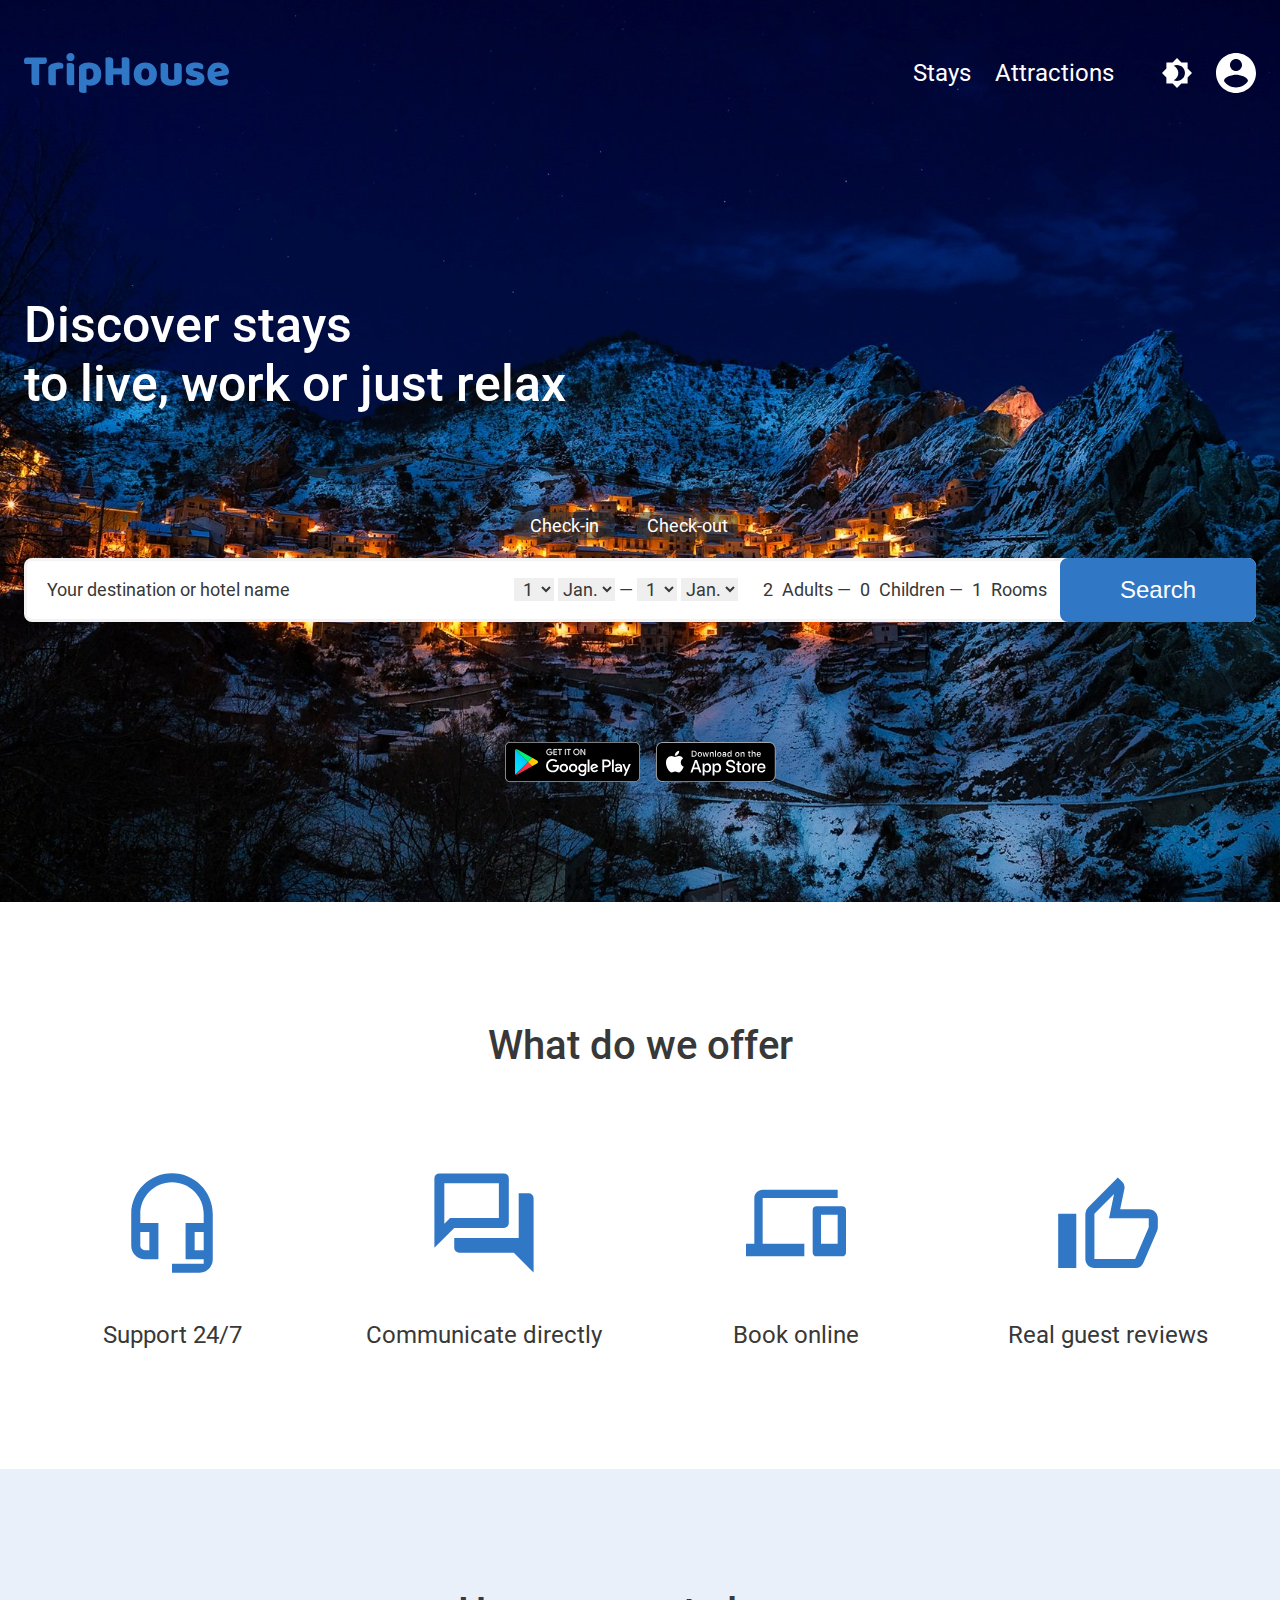
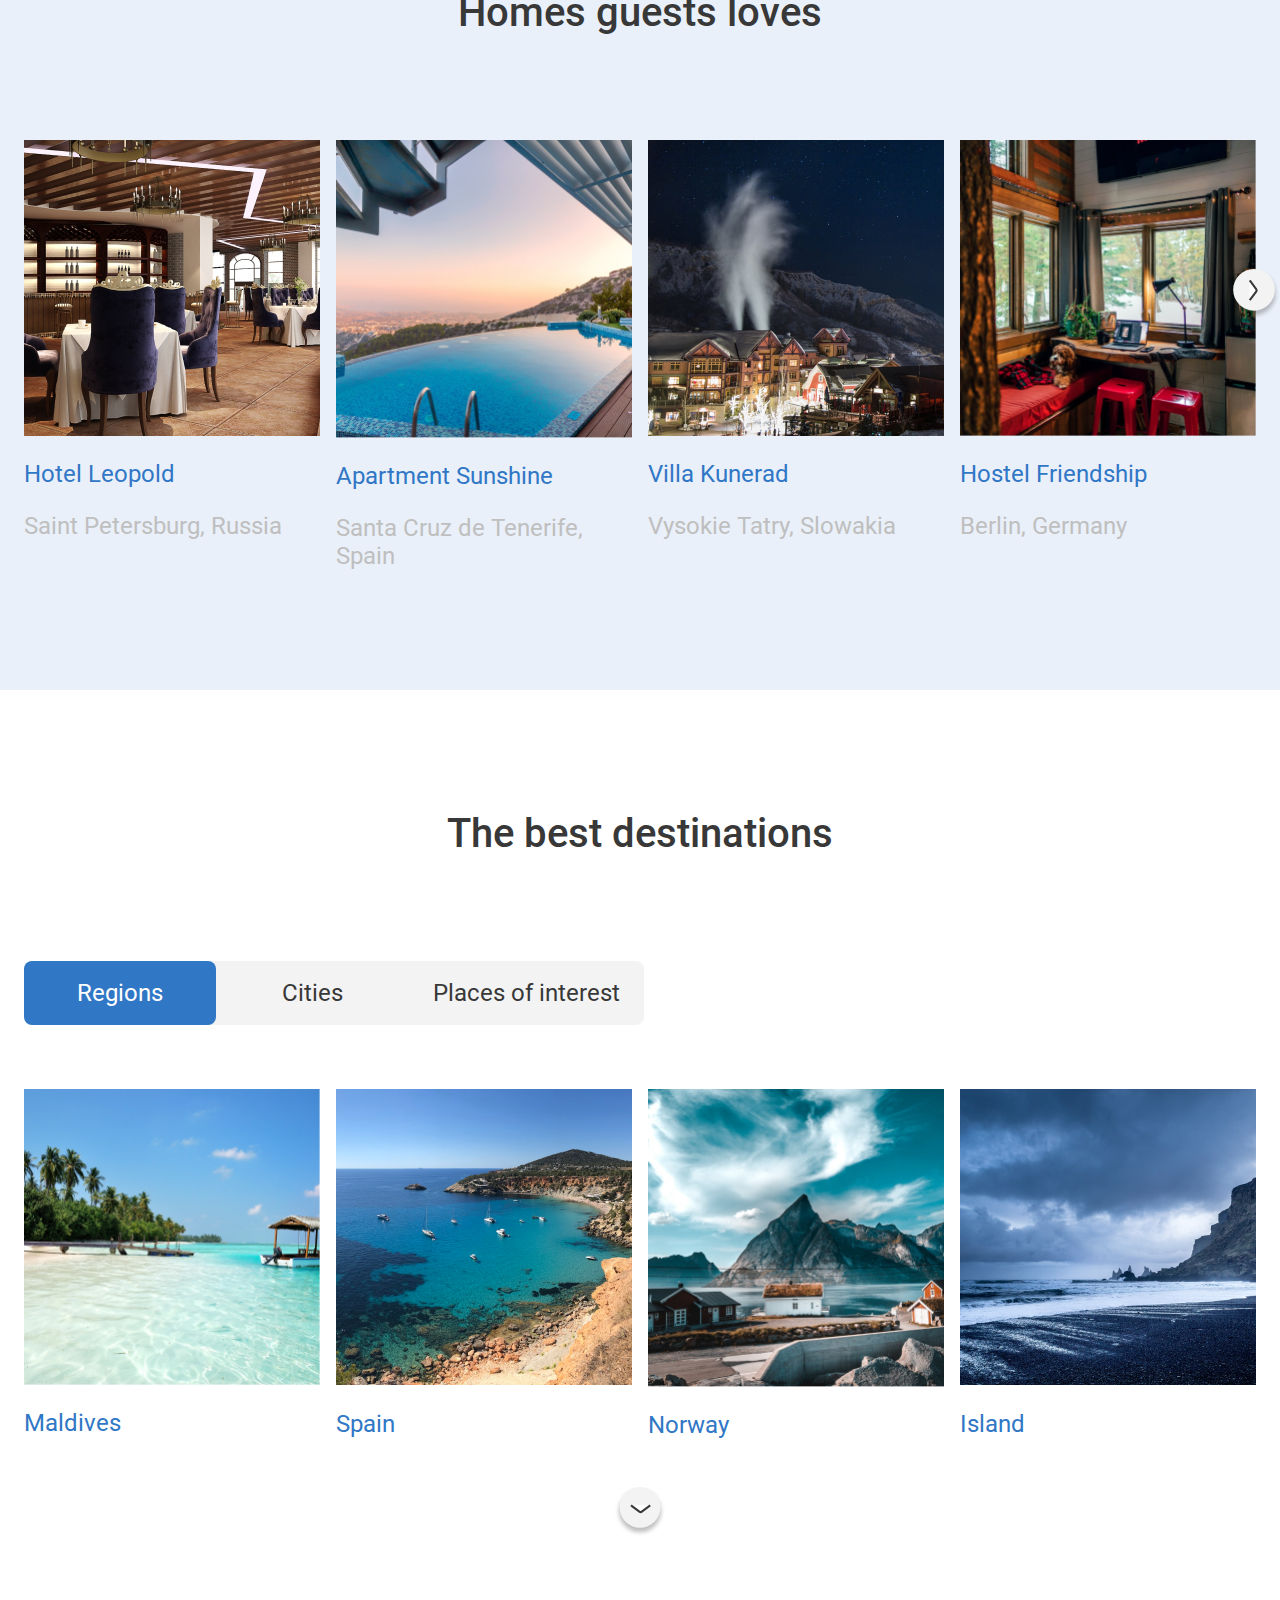
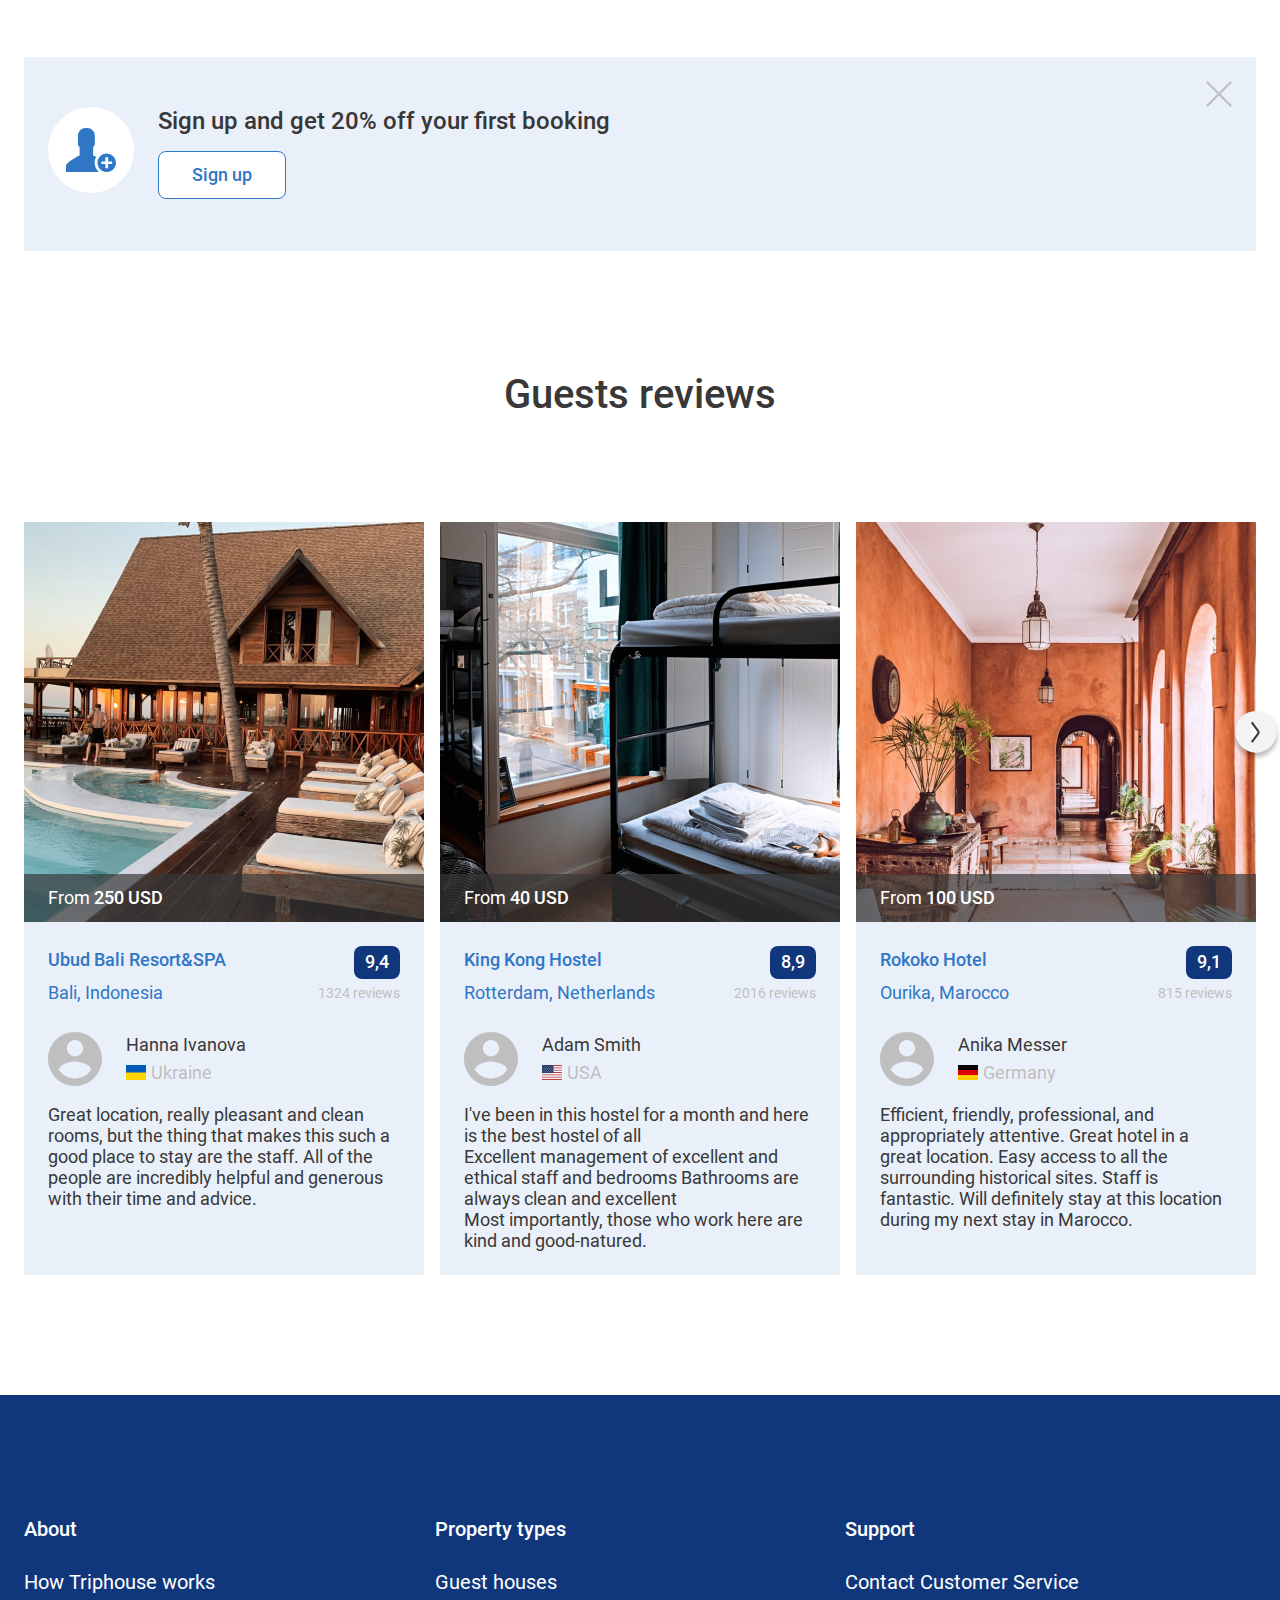
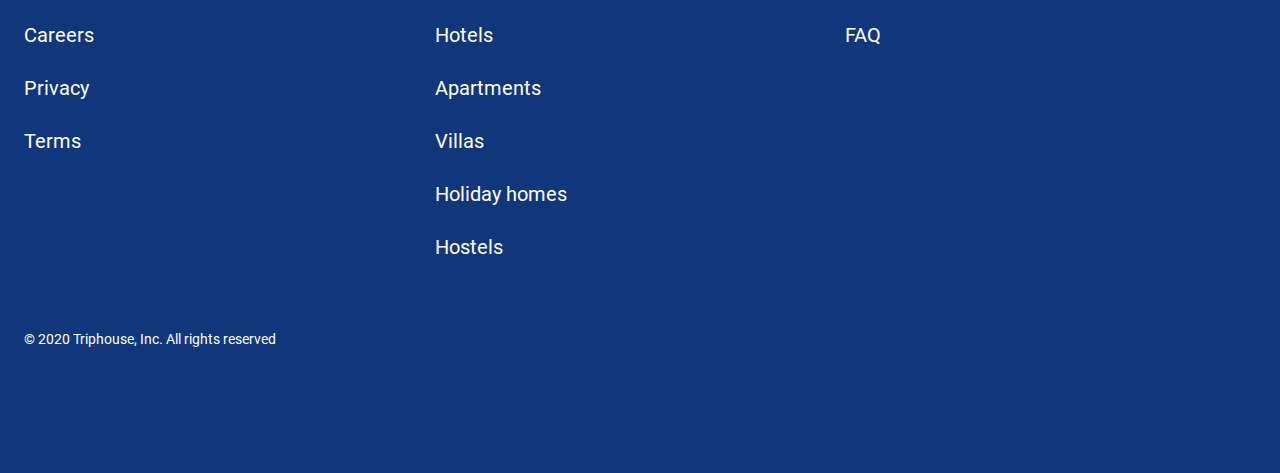
<file: index.html>
<!DOCTYPE html>
<html lang="en">
<head>
    <meta charset="UTF-8">
    <meta name="viewport" content="width=device-width, initial-scale=1.0">
    <title>Title</title>
    <link rel="stylesheet" href="./styles/styles.css">
    <link rel="stylesheet" href="./styles/adaptive.css">
</head>
<body>
<div class="wrapper">
    <header class="header">
        <div class="header__container _container">
            <div class="header__logo">
                <a href="">
                    <svg class="header__logo-svg">
                        <use href="./images/SVG/Sprite.svg#logo_vector"></use>
                    </svg>
                </a>
            </div>
            <nav class="header__menu menu">
                <ul class="menu__list">
                    <li class="menu__item">
                        <a class="menu__link">Stays</a>
                    </li>
                    <li class="menu__item">
                        <a class="menu__link">Attractions</a>
                    </li>
                </ul>
                <ul class="menu__icons">
                    <li class="night-icon">
                        <svg class="night-svg">
                            <use href="./images/SVG/Sprite.svg#night"></use>
                        </svg>
                    </li>
                    <li class="account-icon">
                        <svg class="account-svg">
                            <use href="./images/SVG/Sprite.svg#account_circle"></use>
                        </svg>
                    </li>
                </ul>
                <div class="burger-btn">
                    <input type="checkbox" id="menu_check" class="burger-checkbox">
                    <label for="menu_check" class="burger_action"></label>
                    <div class="burger-line first"></div>
                    <div class="burger-line second"></div>
                    <div class="burger-line third"></div>
                    <div class="burger-line fourth"></div>
                    <nav class="burger_menu">
                        <a href="#">Stays</a>
                        <a href="#">Attractions</a>
                    </nav>
                </div>
            </nav>
        </div>
    </header>
    <main class="page">
        <section class="page__main-block main-block">
            <div class="main-block__container _container">
                <h1 class="main-block__title">Discover stays <br>
                    to live, work or just relax</h1>
                <div class="main-block__form">
                    <form action="#" method="get" class="main-block__search">
                        <div class="search_destination">
                            <svg class="searching-svg">
                                <use href="./images/SVG/Sprite.svg#searching"></use>
                            </svg>
                            <input class="placeholder-color" placeholder="Your destination or hotel name"
                                   id="search_destination" type="text" required name="destinations">
                            <label for="search_destination" class="label__destinations-text">Your destination or hotel
                                name</label>
                        </div>
                        <div class="search-dates">
                            <div class="search_check-in" id="check-in">
                                <div class="check-in-lists">
                                    <select class="check-in-day" name="check-in-day">
                                        <option value="1">1</option>
                                        <option value="2">2</option>
                                        <option value="3">3</option>
                                        <option value="4">4</option>
                                        <option value="5">5</option>
                                        <option value="6">6</option>
                                        <option value="7">7</option>
                                        <option value="8">8</option>
                                        <option value="9">9</option>
                                        <option value="10">10</option>
                                        <option value="11">11</option>
                                        <option value="12">12</option>
                                        <option value="13">13</option>
                                        <option value="14">14</option>
                                        <option value="15">15</option>
                                        <option value="16">16</option>
                                        <option value="17">17</option>
                                        <option value="18">18</option>
                                        <option value="19">19</option>
                                        <option value="20">20</option>
                                        <option value="21">21</option>
                                        <option value="22">22</option>
                                        <option value="23">23</option>
                                        <option value="24">24</option>
                                        <option value="25">25</option>
                                        <option value="26">26</option>
                                        <option value="27">27</option>
                                        <option value="28">28</option>
                                        <option value="29">29</option>
                                        <option value="30">30</option>
                                        <option value="31">31</option>
                                    </select>
                                    <select class="check-in-month" name="check-in-month">
                                        <option value="January">Jan.</option>
                                        <option value="February">Feb.</option>
                                        <option value="March">Mar.</option>
                                        <option value="April">Apr.</option>
                                        <option value="May">May</option>
                                        <option value="June">Jun.</option>
                                        <option value="July">Jul.</option>
                                        <option value="August">Aug.</option>
                                        <option value="September">Sep.</option>
                                        <option value="October">Oct.</option>
                                        <option value="November">Nov.</option>
                                        <option value="December">Dec.</option>
                                    </select>
                                </div>
                                <div class="check-in__label"><label for="check-in">Check-in</label></div>
                            </div>
                            <span>&nbsp;—&nbsp;</span>
                            <div class="search_check-out" id="check-out">
                                <div class="check-out-lists">
                                    <select class="check-out-day" name="check-out-day">
                                        <option value="1">1</option>
                                        <option value="2">2</option>
                                        <option value="3">3</option>
                                        <option value="4">4</option>
                                        <option value="5">5</option>
                                        <option value="6">6</option>
                                        <option value="7">7</option>
                                        <option value="8">8</option>
                                        <option value="9">9</option>
                                        <option value="10">10</option>
                                        <option value="11">11</option>
                                        <option value="12">12</option>
                                        <option value="13">13</option>
                                        <option value="14">14</option>
                                        <option value="15">15</option>
                                        <option value="16">16</option>
                                        <option value="17">17</option>
                                        <option value="18">18</option>
                                        <option value="19">19</option>
                                        <option value="20">20</option>
                                        <option value="21">21</option>
                                        <option value="22">22</option>
                                        <option value="23">23</option>
                                        <option value="24">24</option>
                                        <option value="25">25</option>
                                        <option value="26">26</option>
                                        <option value="27">27</option>
                                        <option value="28">28</option>
                                        <option value="29">29</option>
                                        <option value="30">30</option>
                                        <option value="31">31</option>
                                    </select>
                                    <select class="check-out-month" name="check-out-month">
                                        <option value="January">Jan.</option>
                                        <option value="February">Feb.</option>
                                        <option value="March">Mar.</option>
                                        <option value="April">Apr.</option>
                                        <option value="May">May</option>
                                        <option value="June">Jun.</option>
                                        <option value="July">Jul.</option>
                                        <option value="August">Aug.</option>
                                        <option value="September">Sep.</option>
                                        <option value="October">Oct.</option>
                                        <option value="November">Nov.</option>
                                        <option value="December">Dec.</option>
                                    </select>
                                </div>
                                <div class="check-out__label"><label for="check-out">Check-out</label></div>
                            </div>
                        </div>
                        <div class="search_condition">
                            <div class="adults-number">
                                <input class="condition-input" type="text" name="Adult" id="Adult" value="2">
                                <label for="Adult">Adults</label>
                            </div>
                            <span>&nbsp;—&nbsp;</span>
                            <div class="children-number">
                                <input class="condition-input" type="text" name="Children" id="Children" value="0">
                                <label for="Children">Children</label>
                            </div>
                            <span>&nbsp;—&nbsp;</span>
                            <div class="room-number">
                                <input class="condition-input" type="text" name="Rooms" id="Rooms" value="1">
                                <label for="Rooms">Rooms</label>
                            </div>
                        </div>
                        <div class="search_button">
                            <button type="submit">Search</button>
                        </div>
                    </form>
                </div>
                <div class="main-block__apps">
                    <a href="">
                        <svg class="google-play_svg">
                            <use href="./images/SVG/Sprite.svg#google_play"></use>
                        </svg>
                    </a>
                    <a href="">
                        <svg class="app_store_svg">
                            <use href="./images/SVG/Sprite.svg#app_store"></use>
                        </svg>
                    </a>
                </div>
            </div>
        </section>
        <section class="page__advantages advantages">
            <div class="advantages__container _container">
                <div class="_section__title">
                    <h2>What do we offer</h2>
                </div>
                <div class="advantages__section__body section__body">
                    <div class="advantages__content _content">
                        <div class="content__item">
                            <svg class="content__icon">
                                <use href="./images/SVG/Sprite.svg#support"></use>
                            </svg>
                            <p>Support 24/7</p>
                        </div>
                    </div>
                    <div class="advantages__content _content">
                        <div class="content__item">
                            <svg class="content__icon">
                                <use href="./images/SVG/Sprite.svg#communicate"></use>
                            </svg>
                            <p>Communicate directly</p>
                        </div>
                    </div>
                    <div class="advantages__content _content">
                        <div class="content__item">
                            <svg class="content__icon">
                                <use href="./images/SVG/Sprite.svg#booking"></use>
                            </svg>
                            <p>Book online</p>
                        </div>
                    </div>
                    <div class="advantages__content _content">
                        <div class="content__item">
                            <svg class="content__icon">
                                <use href="./images/SVG/Sprite.svg#review"></use>
                            </svg>
                            <p>Real guest reviews</p>
                        </div>
                    </div>
                </div>
            </div>
        </section>
        <section class="page__homes homes">
            <div class="homes__container _container">
                <div class="_section__title">
                    <h2>Homes guests loves</h2>
                </div>
                <div class="section__body">
                    <div class="homes__content _content">
                        <div class="content__item">
                            <img class="content__img" src="./images/Homes_Section/hotel.png" alt="hotel">
                            <p class="place-name">Hotel Leopold</p>
                            <p class="place-location">Saint Petersburg, Russia</p>
                        </div>
                    </div>
                    <div class="homes__content _content">
                        <div class="content__item">
                            <img class="content__img" src="./images/Homes_Section/apartment.png" alt="apartment">
                            <p class="place-name">Apartment Sunshine</p>
                            <p class="place-location">Santa Cruz de Tenerife, Spain</p>
                        </div>
                    </div>
                    <div class="homes__content _content">
                        <div class="content__item">
                            <img class="content__img" src="./images/Homes_Section/villa.png" alt="villa">
                            <p class="place-name">Villa Kunerad</p>
                            <p class="place-location">Vysokie Tatry, Slowakia</p>
                        </div>
                    </div>
                    <div class="homes__content _content">
                        <div class="content__item">
                            <img class="content__img" src="./images/Homes_Section/hostel.png" alt="hostel">
                            <p class="place-name">Hostel Friendship</p>
                            <p class="place-location">Berlin, Germany</p>
                        </div>
                    </div>
                    <div class="arrow-right">
                        <svg class="arrow_svg">
                            <use href="./images/SVG/Sprite.svg#arrow_right"></use>
                        </svg>
                    </div>
                </div>
            </div>
        </section>
        <section class="page__destinations destinations">
            <div class="destinations__container _container">
                <div class="_section__title">
                    <h2>The best destinations</h2>
                </div>
                <div class="tabs">
                    <div class="tab-regions"><p>Regions</p></div>
                    <div class="tab-cities"><p>Cities</p></div>
                    <div class="tab-places"><p>Places <span>of interest</span></p></div>
                </div>
                <div class="section__body-destinations section__body">
                    <div class="destinations__content _content">
                        <div class="content__item">
                            <div class="reservation">
                                <img class="content__img reservation__img"
                                     src="./images/Destinations_Section/maldives.png" alt="maldives">
                                <div class="hover_effect">
                                    <div class="reservation__shadow"></div>
                                    <div class="reservation__booking _button">
                                        <a href="">Book now</a></div>
                                </div>
                            </div>
                            <p class="place-name">Maldives</p>
                        </div>
                    </div>
                    <div class="destinations__content _content">
                        <div class="content__item">
                            <div class="reservation">
                                <img class="content__img reservation__img" src="./images/Destinations_Section/spain.png"
                                     alt="spain">
                                <div class="hover_effect">
                                    <div class="reservation__shadow"></div>
                                    <div class="reservation__booking _button">
                                        <a href="">Book now</a></div>
                                </div>
                            </div>
                            <p class="place-name">Spain</p>
                        </div>
                    </div>
                    <div class="destinations__content _content">
                        <div class="content__item">
                            <div class="reservation">
                                <img class="content__img reservation__img"
                                     src="./images/Destinations_Section/norway.png" alt="norway">
                                <div class="hover_effect">
                                    <div class="reservation__shadow"></div>
                                    <div class="reservation__booking _button">
                                        <a href="">Book now</a></div>
                                </div>
                            </div>
                            <p class="place-name">Norway</p>
                        </div>
                    </div>
                    <div class="destinations__content _content">
                        <div class="content__item">
                            <div class="reservation">
                                <img class="content__img reservation__img"
                                     src="./images/Destinations_Section/island.png" alt="island">
                                <div class="hover_effect">
                                    <div class="reservation__shadow"></div>
                                    <div class="reservation__booking _button">
                                        <a href="">Book now</a></div>
                                </div>
                            </div>
                            <p class="place-name">Island</p>
                        </div>
                    </div>
                    <div class="destinations__arrow-right arrow-right">
                        <svg class="arrow_svg">
                            <use href="./images/SVG/Sprite.svg#arrow_right"></use>
                        </svg>
                    </div>
                </div>
                <div class="arrow-down">
                    <svg class="arrow_svg">
                        <use href="./images/SVG/Sprite.svg#arrow_down"></use>
                    </svg>
                </div>
            </div>
        </section>
        <section class="sign-up_section">
            <div class="close-X">
                <svg class="close-svg">
                    <use href="./images/SVG/Sprite.svg#close"></use>
                </svg>
            </div>
            <div class="sign-up_content">
                <div class="sign-up_user">
                    <svg class="user-svg">
                        <use href="./images/SVG/Sprite.svg#user_signup"></use>
                    </svg>
                </div>
                <div class="sign-up_body">
                    <div class="sign-up_info">
                        <h3>Sign up and get 20% off your first booking</h3>
                    </div>
                    <div class="sign-up_button _button">
                        <a href="">Sign up</a>
                    </div>
                </div>
            </div>
        </section>
        <section class="page__reviews reviews">
            <div class="reviews__container _container">
                <div class="_section__title">
                    <h2>Guests reviews</h2>
                </div>
                <div class="reviews__section__body section__body">
                    <div class="reviews__content _content">
                        <div class="reviews__content__item content__item">
                            <div class="reviews_img">
                                <img class="content__img" src="./images/Reviews_Section/Ubud_Bali.png" alt="Ubud_Bali">
                                <div class="reviews_price">From <span class="amount_of_money">&nbsp;250 USD</span></div>
                            </div>
                            <div class="reviews_subject">
                                <div class="subject_head">
                                    <div class="head_left">
                                        <p class="head_name">Ubud Bali Resort&SPA</p>
                                        <p>Bali, Indonesia</p>
                                    </div>
                                    <div class="head_right">
                                        <div class="subject_score">9,4</div>
                                        <p class="amount_pf_reviews">1324 reviews</p>
                                    </div>
                                </div>
                                <div class="subject_body">
                                    <div class="subject_person">
                                        <svg class="person_account_svg">
                                            <use href="./images/SVG/Sprite.svg#account_circle"></use>
                                        </svg>
                                        <div class="person_info">
                                            <div>Hanna Ivanova</div>
                                            <div class="person_place">
                                                <svg class="flag_svg">
                                                    <use href="./images/SVG/Sprite.svg#ukraine_flag"></use>
                                                </svg>
                                                <div class="country_name">Ukraine</div>
                                            </div>
                                        </div>
                                    </div>
                                    <div><p class="comment">Great location, really pleasant and clean rooms, but the
                                        thing that makes
                                        this such a good place to stay are the staff. All of the people are incredibly
                                        helpful and generous with their time and advice. </p></div>
                                </div>
                            </div>
                            <div class="nav_circles">
                                <svg class="nav_circles_svg">
                                    <use href="./images/SVG/Sprite.svg#nav_circles"></use>
                                </svg>
                            </div>
                        </div>
                    </div>
                    <div class="reviews__content _content">
                        <div class="reviews__content__item content__item">
                            <div class="reviews_img">
                                <div class="reviews_price">From <span class="amount_of_money">&nbsp;40 USD</span></div>
                                <img class="content__img" src="./images/Reviews_Section/King_Kong.png" alt="King_Kong">
                            </div>
                            <div class="reviews_subject">
                                <div class="subject_head">
                                    <div class="head_left">
                                        <p class="head_name">King Kong Hostel</p>
                                        <p>Rotterdam, Netherlands</p>
                                    </div>
                                    <div class="head_right">
                                        <div class="subject_score">8,9</div>
                                        <p class="amount_pf_reviews">2016 reviews</p>
                                    </div>
                                </div>
                                <div class="subject_body">
                                    <div class="subject_person">
                                        <svg class="person_account_svg">
                                            <use href="./images/SVG/Sprite.svg#account_circle"></use>
                                        </svg>
                                        <div class="person_info">
                                            <div>Adam Smith</div>
                                            <div class="person_place">
                                                <svg class="flag_svg">
                                                    <use href="./images/SVG/Sprite.svg#usa_flag"></use>
                                                </svg>
                                                <div class="country_name">USA</div>
                                            </div>
                                        </div>
                                    </div>
                                    <div><p class="comment">I've been in this hostel for a month and here is the best
                                        hostel of all
                                        <br>
                                        Excellent management of excellent and ethical staff and bedrooms Bathrooms are
                                        always clean and excellent
                                        <br>
                                        Most importantly, those who work here are kind and good-natured. </p></div>
                                </div>
                            </div>
                        </div>
                    </div>
                    <div class="reviews__content _content">
                        <div class="reviews__content__item content__item">
                            <div class="reviews_img">
                                <div class="reviews_price">From <span class="amount_of_money">&nbsp;100 USD</span></div>
                                <img class="content__img" src="./images/Reviews_Section/Rokoko.png" alt="Rokoko">
                            </div>
                            <div class="reviews_subject">
                                <div class="subject_head">
                                    <div class="head_left">
                                        <p class="head_name">Rokoko Hotel</p>
                                        <p>Ourika, Marocco</p>
                                    </div>
                                    <div class="head_right">
                                        <div class="subject_score">9,1</div>
                                        <p class="amount_pf_reviews">815 reviews</p>
                                    </div>
                                </div>
                                <div class="subject_body">
                                    <div class="subject_person">
                                        <svg class="person_account_svg">
                                            <use href="./images/SVG/Sprite.svg#account_circle"></use>
                                        </svg>
                                        <div class="person_info">
                                            <div>Anika Messer</div>
                                            <div class="person_place">
                                                <svg class="flag_svg">
                                                    <use href="./images/SVG/Sprite.svg#germany_flag"></use>
                                                </svg>
                                                <div class="country_name">Germany</div>
                                            </div>
                                        </div>
                                    </div>
                                    <div><p class="comment">Efficient, friendly, professional, and appropriately
                                        attentive. Great hotel in a great location. Easy access to all the surrounding
                                        historical sites. Staff is fantastic. Will definitely stay at this location
                                        during my next stay in Marocco.</p></div>
                                </div>
                            </div>

                            <div class="reviews_arrow-right">
                                <svg class="arrow_svg">
                                    <use href="./images/SVG/Sprite.svg#arrow_right"></use>
                                </svg>
                            </div>
                        </div>
                    </div>
                </div>
            </div>

        </section>
        <section class="sign-up_section_adaptive sign-up_section">
            <div class="close-X">
                <svg class="close-svg">
                    <use href="./images/SVG/Sprite.svg#close"></use>
                </svg>
            </div>
            <div class="sign-up_logo">
                <svg class="sign-up_logo-svg">
                    <use href="./images/SVG/Sprite.svg#logo_vector"></use>
                </svg>
            </div>
            <div class="sign-up_info">
                <h3>Sign up and get 20% off your first booking</h3>
            </div>
            <div class="sign-up_install">
                <a href="">Install</a>
            </div>
        </section>
    </main>
    <footer class="footer">
        <div class="footer__container _container">
            <a href="">
                <svg class="footer__logo">
                    <use href="./images/SVG/Sprite.svg#logo_vector"></use>
                </svg>
            </a>
            <div class="footer__body">
                <div class="footer__content">
                    <ul>
                        <li><p>About</p></li>
                        <li><a href="">How Triphouse works</a></li>
                        <li><a href="">Careers</a></li>
                        <li><a href="">Privacy</a></li>
                        <li><a href="">Terms</a></li>
                    </ul>
                </div>
                <div class="footer__content">
                    <ul>
                        <li><p>Property types</p></li>
                        <li><a href="">Guest houses</a></li>
                        <li><a href="">Hotels</a></li>
                        <li><a href="">Apartments</a></li>
                        <li><a href="">Villas</a></li>
                        <li><a href="">Holiday homes</a></li>
                        <li><a href="">Hostels</a></li>
                    </ul>
                </div>
                <div class="footer__content">
                    <ul>
                        <li><p>Support</p></li>
                        <li><a href="">Contact Customer Service</a></li>
                        <li><a href="">FAQ</a></li>
                    </ul>
                </div>
            </div>
            <div class="copyright"><p>&copy; 2020 Triphouse, Inc. All rights reserved</p></div>
        </div>
    </footer>
</div>
</body>
</html>
</file>
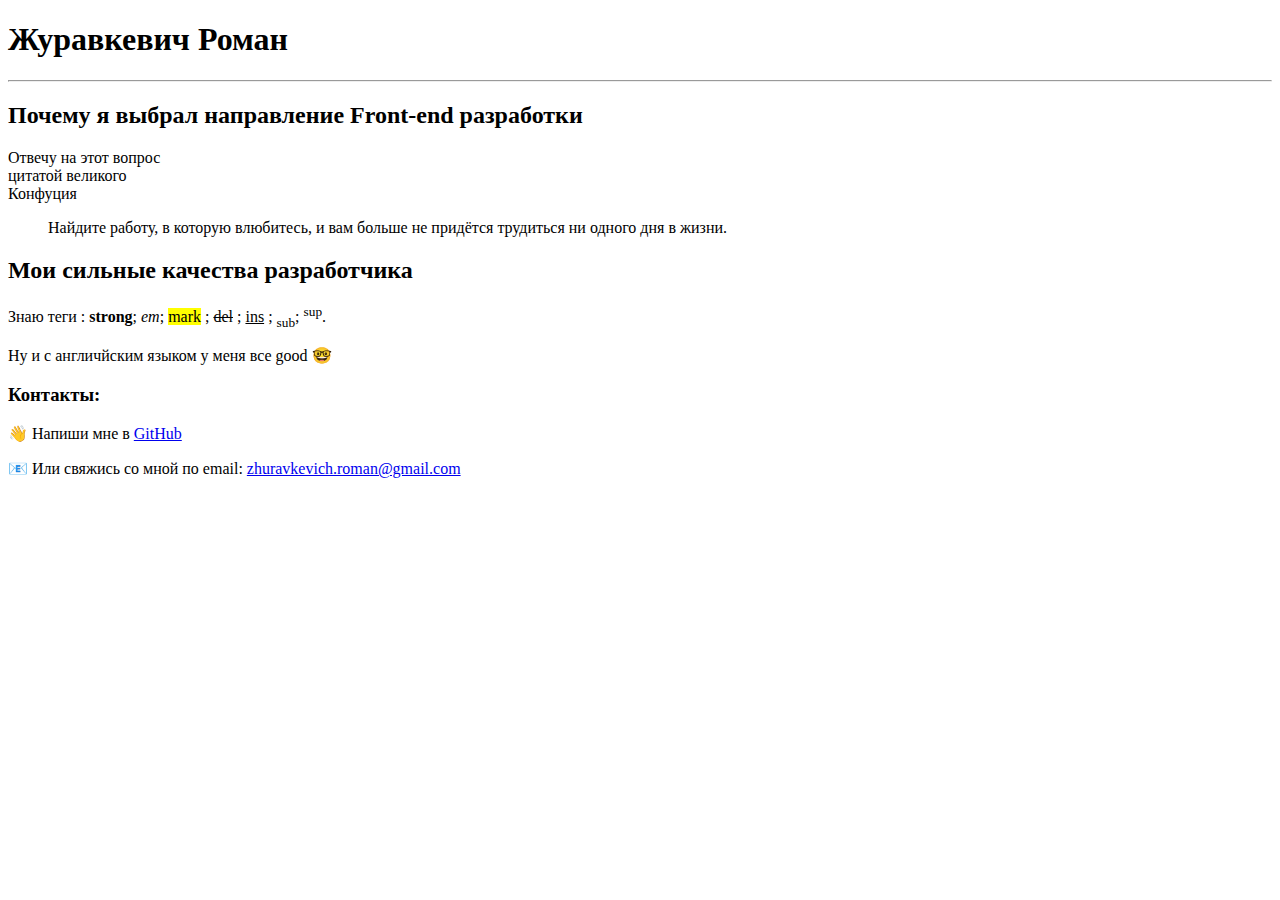
<file: about/index.html>
<!DOCTYPE html>
<html lang="en">
<head>
    <meta charset="UTF-8">
    <title>Title</title>
</head>
<body>
<h1>Журавкевич Роман</h1>
<hr>
<h2>Почему я выбрал направление Front-end разработки</h2>
<p>Отвечу на этот вопрос <br> цитатой великого <br>Конфуция</p>
<blockquote
        cite="https://citaty.info/topic/rabota#:~:text=%D0%9D%D0%B0%D0%B9%D0%B4%D0%B8%D1%82%D0%B5%20%D1%80%D0%B0%D0%B1%D0%BE%D1%82%D1%83%2C%20%D0%B2%C2%A0%D0%BA%D0%BE%D1%82%D0%BE%D1%80%D1%83%D1%8E%20%D0%B2%D0%BB%D1%8E%D0%B1%D0%B8%D1%82%D0%B5%D1%81%D1%8C%2C%20%D0%B8%C2%A0%D0%B2%D0%B0%D0%BC%20%D0%B1%D0%BE%D0%BB%D1%8C%D1%88%D0%B5%20%D0%BD%D0%B5%C2%A0%D0%BF%D1%80%D0%B8%D0%B4%D1%91%D1%82%D1%81%D1%8F%20%D1%82%D1%80%D1%83%D0%B4%D0%B8%D1%82%D1%8C%D1%81%D1%8F%20%D0%BD%D0%B8%C2%A0%D0%BE%D0%B4%D0%BD%D0%BE%D0%B3%D0%BE%20%D0%B4%D0%BD%D1%8F%C2%A0%D0%B2%C2%A0%D0%B6%D0%B8%D0%B7%D0%BD%D0%B8.">
    Найдите работу, в которую влюбитесь, и вам больше не придётся трудиться ни одного дня в жизни.
</blockquote>
<h2>Мои сильные качества разработчика</h2>
<p>Знаю теги : <strong>strong</strong>; <em>em</em>;
    <mark>mark</mark>
    ;
    <del>del</del>
    ;
    <ins>ins</ins>
    ; <sub>sub</sub>; <sup>sup</sup>.
</p>
<p>Ну и с англичйским языком у меня все good &#129299;</p>
<h3>Контакты:</h3>
<p>&#128075 Напиши мне в <a href="https://github.com/Zh-Roman" target="_blank" title="GitHub profile">GitHub </a></p>
<p>&#128231 Или свяжись со мной по email: <a href="mailto:zhuravkevich.roman@gmail.com" target="_blank">zhuravkevich.roman@gmail.com</a>
</p>
</body>
</html>
</file>
<file: styles/styles.css>
@import url('fonts.css');

*, *::before, *::after {
    padding: 0;
    margin: 0;
    border: 0;
    box-sizing: border-box;
}

:active, :hover, :focus {
    outline: none;
}

a {
    text-decoration: none;
    color: #FFFFFF;
}

ul, ol, li {
    list-style: none;
}

img {
    vertical-align: top;
}

h1, h2, h3, h4, h5, h6 {
    font-weight: inherit;
    font-size: inherit;
}

html, body {
    height: 100%;
    line-height: 117%;
    font-size: 24px;
    color: #383838;
    font-family: Roboto, sans-serif;
}

/*--------------------------------------------------------------------------*/
.wrapper {
    min-height: 100%;
    overflow: hidden;
    display: flex;
    flex-direction: column;
}

/*--------------------------------------------------------------------------*/
._container {
    max-width: 1264px;
    padding: 120px 16px;
    margin: 0 auto;
}


/*---------Header-----------------------------------------------------------------*/
.header {
    position: absolute;
    width: 100%;
    left: 0;
    top: 0;
    z-index: 50;
}

.header__container {
    display: flex;
    margin-top: -70px;
    align-items: center;
    justify-content: space-between;
}

.header__logo a {
    display: flex;
    align-items: center;
}

.header__logo-svg {
    fill: #3077C6;
    width: 205px;
    height: 40px;
}

.header__menu {
    display: flex;
    align-items: center;
}

.burger-checkbox {
    display: none;
}

.burger-btn {
    display: none;
}

.menu__list {
    display: flex;
    line-height: 46px;
}

.menu__item {
    margin-right: 24px;
}

.menu__link::after {
    content: "";
    display: block;
    align-self: flex-end;
    border-bottom: 4px #F5BD41 solid;
    margin-bottom: -4px;
    position: relative;
    top: -10px;
    opacity: 0;
    transition: all 1s ease 0.2s;
}

.menu__link:hover::after {
    top: 0;
    opacity: 1;
}

.menu__icons {
    display: flex;
    align-items: center;
}

.night-icon {
    display: flex;
}

.night-svg {
    margin-left: 24px;
    height: 30px;
    width: 30px;
}

.account-icon {
    display: flex;
}

.account-svg {
    fill: #FFFFFF;
    margin-left: 24px;
    height: 40px;
    width: 40px;
}

/*---------Main-----------------------------------------------------------------*/
.page {
    flex: 1 1 auto;
}

.page__main-block {
    min-height: 100vh;
    background: url("../images/Main_Block/background_cover.jpg") center no-repeat;
    background-size: cover;
}

.main-block__container {
    min-height: 100vh;
    padding-top: 296px;
}

.main-block__title {
    color: #FFFFFF;
    font-size: 50px;
    line-height: calc(58.59 / 50 * 100%);
    font-weight: 500;
    margin-bottom: 145px;
}

.main-block__search {
    display: flex;
    height: 64px;
    font-size: 18px;
    width: 100%;
    background-color: #FFFFFF;
    border: 3px #F3F3F4 solid;
    border-radius: 8px;
    margin-bottom: 120px;
}

.search_destination {
    flex-grow: 1;
    display: flex;
    align-items: center;
    position: relative;
    border-radius: 8px;

}

.searching-svg {
    display: none;
}

.search_destination input {
    width: 100%;
    font-size: 18px;
    color: #383838;
    font-family: Roboto, sans-serif;
    margin: 0 24px;
    padding-left: 5px;
}

.placeholder-color::placeholder {
    color: #FFFFFF;
}

.label__destinations-text {
    display: block;
    position: absolute;
    top: 0;
    left: 0;
    padding: 0 20px;
    transform: translate(0, 15px);
    transition: all 0.5s ease 0.1s;
}

.search_destination:focus-within {
    border: 3px #F5BD41 solid;
    margin: -3px;
}

.search_destination input:focus + .label__destinations-text,
.search_destination input:valid + .label__destinations-text {
    transform: translate(0, -50px);
    color: #FFFFFF;
    background-color: rgba(56, 56, 56, 0.5);
    border-radius: 8px;
}

.search-dates {
    display: flex;
    justify-content: center;
    align-items: center;
    border-radius: 8px;
    padding: 0 10px;
}

.search-dates:focus-within {
    border: 3px #F5BD41 solid;
    margin: -3px;
}

.search_check-in {
    position: relative;
}

.check-in__label {
    background-color: rgba(56, 56, 56, 0.5);
    border-radius: 8px;
    position: absolute;
    left: 0;
    top: -64px;
    width: 100%;
    text-align: center;
    color: #FFFFFF;
}

.search_check-out {
    position: relative;
}

.check-out__label {
    background-color: rgba(56, 56, 56, 0.5);
    border-radius: 8px;
    position: absolute;
    left: 0;
    top: -64px;
    width: 100%;
    text-align: center;
    color: #FFFFFF;
}

.check-in-day,
.check-out-day,
.check-out-day option,
.check-in-day option,
.check-in-month,
.check-in-month option,
.check-out-month,
.check-out-month option {
    font-size: 18px;
    color: #383838;
    font-family: Roboto, sans-serif;
    text-align: center;
}

.search_check-out {
}

.search_condition {
    display: flex;
    justify-content: center;
    align-items: center;
    border-radius: 8px;
    padding: 0 10px;
}

.search_condition:focus-within {
    border: 3px #F5BD41 solid;
    margin: -3px;
}

.adults-number {
}

.condition-input {
    width: 20px;
    font-size: 18px;
    color: #383838;
    font-family: Roboto, sans-serif;
    text-align: center;
}

.children-number {
}

.room-number {
}

.search_button {
    display: flex;
    justify-content: center;
    align-items: center;
    background-color: #3077C6;
    border-radius: 8px;
    border: 3px #3077C6 solid;
    margin: -3px -3px -3px 3px;
}

.search_button button {
    background-color: #3077C6;
    color: #FFFFFF;
    font-weight: 500;
    font-size: 24px;
    padding: 10px 57px;

}

.main-block__apps {
    line-height: 0;
    display: flex;
    justify-content: center;
}

.main-block__apps :nth-child(2) {
    margin-left: 16px;
}

.google-play_svg {
    width: 135px;
    height: 40px;
}

.app_store_svg {
    width: 120px;
    height: 40px;
}

/*---------Section-----------------------------------------------------------------*/
._section__title {
    line-height: 47px;
    text-align: center;
    font-size: 40px;
    font-weight: 500;
}

._section__title::after {
    content: "";
    display: block;
    margin: 20px auto -24px;
    height: 4px;
    width: 100px;
    background-color: #F5BD41;
    position: relative;
    top: -20px;
    opacity: 0;
    transition: all 1s ease 0.2s;
}

._section__title:hover::after {
    opacity: 1;
    top: 0;
}


.section__body {
    display: flex;
    margin: 104px -8px 0;
    position: relative;
}

._content {
    padding: 0 8px;
    flex: 0 1 25%;
}

._button {
    display: flex;
    justify-content: center;
    align-items: center;
    background-color: #FFFFFF;
    border-radius: 8px;
    border: 1px #3077C6 solid;
    width: 128px;
    height: 48px;
}

._button a {
    color: #3077C6;
    font-size: 18px;
}

.content__item {
    display: flex;
    flex-direction: column;
    align-items: center;
}

.content__icon {
    display: block;
    margin-bottom: 48px;
    height: 100px;
    width: 100px;
}

.content__img {
    display: block;
    width: 100%;
}

.place-name {
    align-self: flex-start;
    color: #3077C6;
    margin-top: 24px;
}

.place-location {
    align-self: flex-start;
    color: #BFBFBF;
    margin-top: 24px;
}

.homes {
    background-color: #EAF0F9;
}

.arrow-right {
    line-height: 0;
    position: absolute;
    left: 100%;
    top: 30%;
    transform: translate(-70%, 0%);

}

.arrow_svg {
    fill: #FFFFFF;
    height: 50px;
    width: 50px;
}

.section__body-destinations {
    margin-top: 0;
}

.tabs {
    background-color: #F3F3F4;
    display: flex;
    text-align: center;
    max-width: 620px;
    line-height: 64px;
    margin: 104px 0 64px;
    border-radius: 8px;
}

.tab-regions {
    background-color: #3077C6;
    border-radius: 8px;
    color: #FFFFFF;
    width: 192px;
}

.tab-cities {
    width: 192px;
}

.tab-places {
    max-width: 100%;
    flex-grow: 1;
}

.arrow-down {
    display: flex;
    justify-content: center;
    margin-top: 48px
}

.reservation {
    display: flex;
    flex-direction: column;
    align-items: center;
    justify-content: center;
    position: relative;
    width: 100%;
}

.reservation__shadow {
    min-width: 100%;
    min-height: 100%;
    position: absolute;
    top: 0;
    left: 0;
    background-color: rgba(56, 56, 56, 0.4);
    box-shadow: 0 4px 70px 0 rgba(56, 56, 56, 0.5) inset;
}

.reservation__img {
    display: block;
    max-width: 100%;
}

.reservation__booking {
    position: absolute;
    top: 50%;
    left: 50%;
    transform: translate(-50%, -50%);
}

.hover_effect {
    opacity: 0;
    transition: all 1s ease-in 0.5s;
}

.hover_effect:hover {
    opacity: 1;
}

.destinations__arrow-right {
    display: none;
}

.sign-up_section {
    max-width: 1232px;
    padding: 24px 24px 52px 24px;
    margin: 0 auto;
    background-color: #EAF0F9;
}

.close-X {
    display: flex;
    justify-content: flex-end;
}

.close-svg {
    height: 26px;
    width: 26px;
}

.sign-up_logo {
    margin: 0 16px;
    background-color: #3077C6;
    height: 58px;
    width: 58px;
    border-radius: 4px;
}

.sign-up_section_adaptive {
    display: none;
}

.sign-up_logo-svg {
    fill: #FFFFFF;
    height: 11px;
    width: 53px;
}

.sign-up_content {
    display: flex;
}

.sign-up_user {
    padding-right: 24px;
}

.user-svg {
    height: 86px;
    width: 86px;
}

.sign-up_body {
    font-weight: 500;
    display: flex;
    flex-direction: column;
    justify-content: space-between;
}

.reviews__section__body {
    display: grid;
    grid-template-columns: 1fr 1fr 1fr;
}

.reviews__content {
    display: grid;
}

.reviews__content__item {
    position: relative;
}

.reviews_img {
    position: relative;
}

.reviews_price {
    display: flex;
    position: absolute;
    top: 100%;
    left: 0;
    transform: translateY(-100%);
    align-items: center;
    padding-left: 24px;
    height: 48px;
    width: 100%;
    font-size: 18px;
    background-color: rgba(56, 56, 56, 0.7);
    color: #FFFFFF;
}

.amount_of_money {
    font-weight: 500;
}

.reviews_subject {
    display: flex;
    flex-direction: column;
    height: 100%;
    width: 100%;
    padding: 24px;
    background-color: #EAF0F9;
    font-size: 18px;
}

.subject_head {
    width: 100%;
    display: flex;
    justify-content: space-between;
    align-items: flex-end;
    color: #3077C6;
    margin-bottom: 24px;
}

.head_name {
    font-weight: 500;
    margin-bottom: 4px;
}

.head_left {
    display: flex;
    flex-direction: column;
    justify-content: space-between;
}

.head_right {
    display: flex;
    flex-direction: column;
    justify-content: space-between;
    align-items: flex-end;
}

.subject_score {
    width: max-content;
    padding: 2px 11px;
    background-color: #10367C;
    color: #FFFFFF;
    font-weight: 500;
    border-radius: 8px;
}

.amount_pf_reviews {
    color: #BFBFBF;
    font-size: 14px;
}

.subject_person {
    display: flex;
    align-items: center;
    margin-bottom: 17px;
}

.person_account_svg {
    height: 54px;
    width: 54px;
    fill: #BFBFBF;
}

.person_info {
    margin-left: 24px;
}

.person_place {
    display: flex;
    align-items: center;
}

.flag_svg {
    height: 15px;
    width: 20px;
}

.country_name {
    color: #BFBFBF;
    margin-left: 5px;
}

.comment {
    line-height: 21px;
}

.reviews_arrow-right {
    position: absolute;
    left: 100%;
    top: 25%;
    transform: translateX(-50%);
}

.nav_circles {
    display: none;
    line-height: 10px;
}

.nav_circles_svg {
    fill: #EAF0F9;
    height: 8px;
    width: 56px;
}

/*---------Footer-----------------------------------------------------------------*/
.footer {
    background-color: #10367C;
    color: #FFFFFF;
}

.footer__body {
    display: flex;
}

.footer__logo {
    display: none;
    fill: #FFFFFF;
    height: 19px;
    width: 98px;
}

.footer__content {
    flex: 0 1 33.333%;
    justify-content: space-between;
}

.footer__content p {
    font-weight: 500;
    font-size: 20px;
}

.footer__content a {
    font-size: 20px;
}

.footer__content li {
    margin-bottom: 24px;
}

.copyright {
    margin-top: 40px;
    font-size: 14px;
}
</file>
<file: styles/adaptive.css>
@media only screen and (max-width: 768px) {
    ._container {
        padding: 40px 16px;
    }

    .header__container {
        margin-top: 0;
        padding: 12px 16px;
    }

    .night-svg {
        margin-left: 16px;
        height: 16px;
        width: 16px;
    }

    .account-svg {
        fill: #FFFFFF;
        margin-left: 16px;
        height: 24px;
        width: 24px;
    }

    .header__logo-svg {
        height: 24px;
        width: 122px;
    }

    .menu__list {
        display: none;
    }

    .burger-btn {
        display: block;
        margin-left: 16px;
        position: relative;
        height: 24px;
        width: 24px;
    }

    .burger_action {
        display: block;
        position: absolute;
        top: 0;
        left: 0;
        width: 100%;
        height: 100%;
        z-index: 2;
    }

    .burger-line {
        position: absolute;
        top: 4px;
        right: 0;
        width: 24px;
        height: 2px;
        background-color: #FFFFFF;
        transition: all 0.5s ease 0.2s;
    }

    .second,
    .third {
        top: 11px;
    }

    .fourth {
        top: 18px;
    }

    .burger_menu {
        display: flex;
        flex-direction: column;
        position: absolute;
        top: 120%;
        left: 0;
        transform: translateX(-75%);
        text-align: right;
        height: 0;
        overflow: hidden;
        transition: all 0.5s ease 0.2s;
    }

    .burger_menu a {
        text-decoration: underline;
        text-decoration-color: #F5BD41;
        text-decoration-thickness: 2px;
        font-size: 19px;
        line-height: 22px;
    }

    .burger-checkbox:checked ~ .burger_menu {
        height: 50px;
    }

    .burger-checkbox:checked ~ .first {
        display: none;
    }

    .burger-checkbox:checked ~ .second {
        transform: rotate(45deg);
    }

    .burger-checkbox:checked ~ .third {
        transform: rotate(-45deg);
    }

    .burger-checkbox:checked ~ .fourth {
        display: none;
    }

    .main-block__container {
        min-height: 100vh;
        padding: 80px 16px 40px;
    }

    .main-block__title {
        font-size: 30px;
        line-height: 35px;
        font-weight: 500;
        margin-bottom: 30px;
    }

    .main-block__search {
        display: grid;
        height: 100%;
        grid-template-columns: 1fr;
        grid-template-rows: 1fr 1fr 1fr 1fr;
        border: 4px #F5BD41 solid;
        border-radius: 0;
        background-color: #F5BD41;
        margin-bottom: 30px;

    }

    .search_destination {
        background-color: #FFFFFF;
        border: 4px #F5BD41 solid;
        border-radius: 8px;
        font-weight: 500;
        font-size: 15px;
        position: relative;

    }

    .search_destination input {
        margin: 0;
        padding: 0 40px 0 0;
    }

    .searching-svg {
        display: block;
        height: 16px;
        width: 16px;
        margin: 0 12px;
    }

    .placeholder-color::placeholder {
        color: #383838;
        font-family: Roboto, sans-serif;
        font-weight: 500;
        font-size: 15px;
        text-align: center;

    }

    .placeholder-color:focus::placeholder {
        color: #FFFFFF;
    }

    .label__destinations-text {
        display: none;
    }

    .search-dates span {
        display: none;
    }

    .search-dates {
        padding: 0;
        display: grid;
        grid-template-columns: 1fr 1fr;
        align-items: stretch;
    }

    .check-in-day,
    .check-out-day,
    .check-out-day option,
    .check-in-day option,
    .check-in-month,
    .check-in-month option,
    .check-out-month,
    .check-out-month option {
        font-weight: 500;
        font-size: 15px;
        line-height: 18px;
    }

    .search_check-in,
    .search_check-out {
        background-color: #FFFFFF;
        display: flex;
        flex-direction: column;
        justify-content: center;
        align-items: center;
        border: 4px #F5BD41 solid;
        border-radius: 8px;
    }

    .check-in-lists,
    .check-out-lists {
        order: 2;
        display: flex;
    }

    .check-in__label,
    .check-out__label {
        order: 1;
        position: static;
        background-color: #FFFFFF;
        color: #383838;
        font-weight: 400;
        font-size: 12px;
        line-height: 14px;
    }


    .search_condition {
        padding: 0;
        background-color: #FFFFFF;
        border: 4px #F5BD41 solid;
        border-radius: 8px;
        display: grid;
        grid-template-columns: 1fr 1fr 1fr;
    }

    .search_condition span {
        display: none;
    }

    .adults-number,
    .children-number,
    .room-number {
        font-weight: 400;
        font-size: 12px;
        line-height: 14px;
        padding-left: 12px;
        display: flex;
        flex-direction: column;
    }

    .children-number {
        border-left: 1px solid #BFBFBF;
        border-right: 1px solid #BFBFBF;
    }

    .condition-input {
        padding: -6px;
        order: 2;
        font-weight: 500;
        font-size: 15px;
        line-height: 18px;
    }

    .search_button {
        margin: 0;
        border: 4px #F5BD41 solid;
        border-radius: 8px;
    }

    .search_button button {
        font-size: 19px;
        line-height: 22px;
    }


    ._section__title {
        font-size: 28px;
        line-height: 33px;
    }

    ._section__title::after {
        display: none;
    }

    .section__body {
        margin: 32px 0 0;
    }

    .section__body .homes__content:nth-of-type(1n+3),
    .section__body .destinations__content:nth-of-type(1n+3) {
        display: none;

    }

    .section__body .reviews__content:nth-of-type(1n+2) {
        display: none;
    }

    .section__body .homes__content:first-of-type,
    .section__body .destinations__content:first-of-type {
        margin-right: 16px;
    }

    .homes__content,
    .destinations__content {
        padding: 0;
        flex: 0 1 50%;
    }
    .reviews__section__body{
        display: flex;
    }
    .reviews__content{
        padding: 0;
        flex: 0 1 100%;
    }
    .reviews_price{
        display: none;
    }
    .reviews_subject{
        padding: 12px 0 32px;
        font-size: 15px;
        line-height: 18px;
    }
    .subject_head{
        margin-bottom: 12px;
    }
    .amount_pf_reviews{
        font-size: 12px;
    }
    .person_info{
        margin-left: 10px;
    }
    .person_account_svg{
        height: 44px;
        width: 44px;
    }
    .nav_circles{
        display: block;
    }
    .place-name {
        margin-top: 8px;
        font-size: 12px;
        line-height: 14px;
    }

    .place-location {
        margin-top: 4px;
        font-size: 12px;
        line-height: 14px;

    }

    .arrow_svg {
        height: 35px;
        width: 35px;
    }

    .arrow-right {
        top: 50%;
        transform: translate(-50%, -100%);
    }

    .advantages__container {
        padding: 40px 73px;
    }

    .advantages__section__body {
        display: flex;
        flex-direction: column;
    }

    .advantages__content:not(:last-child) {
        padding: 0 0 32px 0;
    }

    .advantages__content {
        font-size: 15px;
        line-height: 18px;
    }

    .content__icon {
        margin-bottom: 16px;
        height: 70px;
        width: 70px;
    }

    .tabs span {
        display: none;
    }

    .tabs {
        width: 100%;
        line-height: 32px;
        display: flex;
        margin: 32px 0 24px;
        background-color: unset;
        justify-content: space-between;
    }

    .tabs div:not(:first-child) {
        border: 1px solid #F3F3F4;
    }

    .tabs div {
        max-width: 98px;
        font-size: 19px;
        font-weight: 400;
        line-height: 22px;
        padding: 5px 0;
        border-radius: 4px;
    }

    ._button a {
        font-size: 19px;
        font-weight: 400;
    }

    ._button {
        max-height: 34px;
        max-width: 98px;
        border-radius: 4px;
        line-height: 22px;
        padding: 5px 0;
    }

    .destinations__arrow-right {
        display: block;
    }

    .arrow-down {
        display: none;
    }

    .page__reviews {
        background-color: #EAF0F9;
    }

    .sign-up_section {
        display: none;
    }

    .sign-up_section_adaptive {
        background-color: #FFFFFF;
        padding: 24px 16px;
        display: flex;
        align-items: center;
        justify-content: space-between;
    }

    .sign-up_logo {
        display: flex;
        justify-content: center;
        align-items: center;
    }


    .sign-up_info {
        margin-right: 16px;
        font-size: 12px;
        font-weight: 400;
        line-height: 14px;
    }

    .sign-up_install a {
        color: #3077C6;
        font-weight: 500;
        font-size: 14px;
    }

    .close-svg {
        height: 16px;
        width: 16px;
    }

    /*Footer*************************/
    .footer__container {
        padding: 40px 73px;
    }

    .footer__logo {
        display: block;
        margin: 0 auto 40px;
    }

    .footer__content:not(:last-child) {
        margin-right: 16px;

    }

    .footer__content {
        text-align: center;
        text-decoration: underline;
    }

    .footer__content p {
        font-size: 15px;
        line-height: 18px;
    }

    .footer__content li:nth-of-type(1n+2) {
        display: none;
    }

    .copyright {
        display: flex;
        justify-content: center;
        margin-top: 32px;
        font-size: 12px;
        line-height: 14px;
    }
}
</file>
